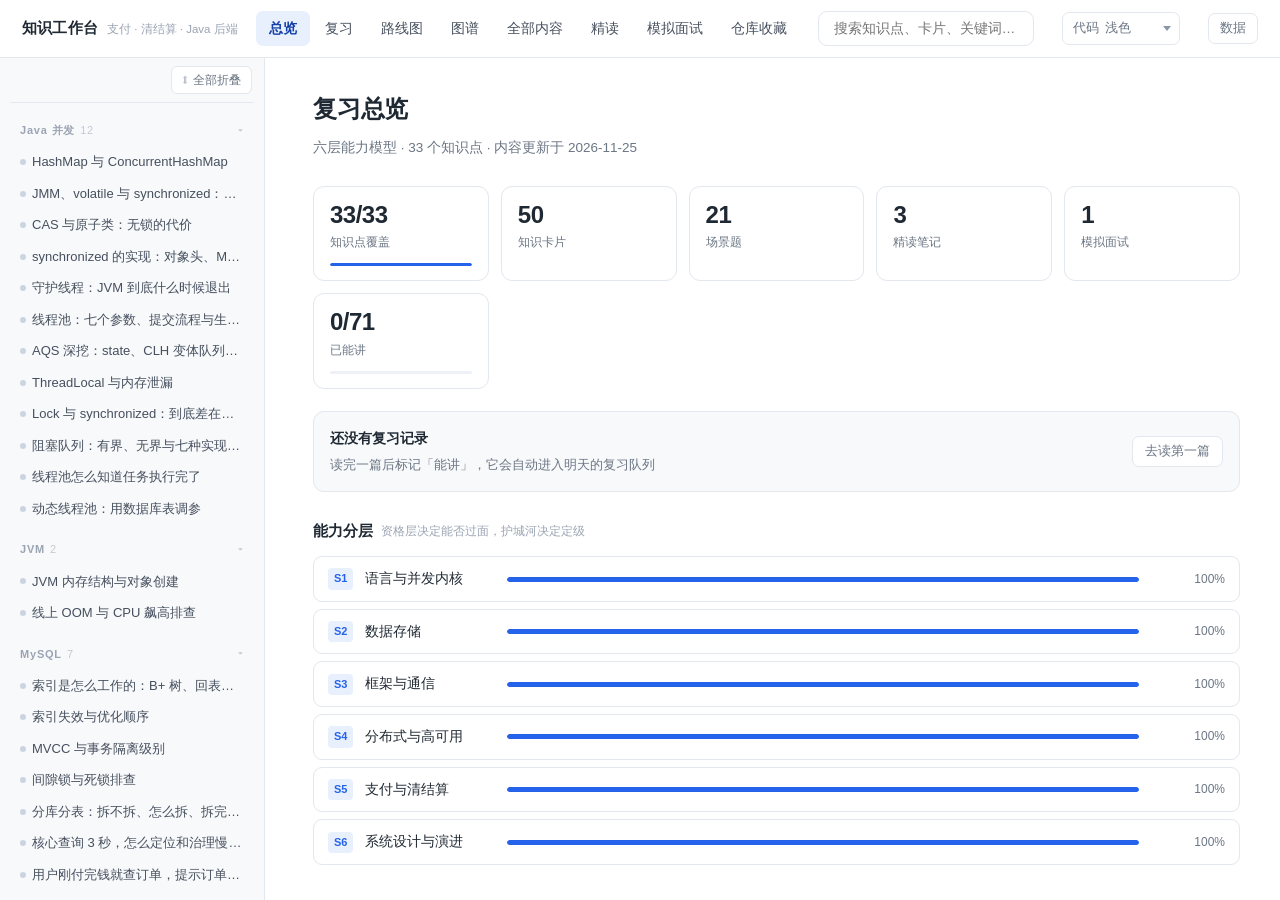
<file: index.html>
<!DOCTYPE html>
<html lang="zh-CN">
<head>
<meta charset="utf-8"/>
<meta name="viewport" content="width=device-width,initial-scale=1"/>
<title>知识工作台 · 支付 / 清结算 / Java</title>
<link rel="stylesheet" href="assets/style.css"/>
<script>
/* 尽早定下代码配色，避免正文先白后黑闪一下 */
(function () {
  try {
    var v = localStorage.getItem('review-code-style-v1');
    if (v) document.documentElement.setAttribute('data-code', v);
  } catch (e) {}
})();
</script>
</head>
<body>
<header>
  <div class="brand"><b>知识工作台</b><span>支付 · 清结算 · Java 后端</span></div>
  <nav class="tabs">
    <a class="tab" href="#/">总览</a>
    <a class="tab" href="#/review">复习</a>
    <a class="tab" href="#/roadmap">路线图</a>
    <a class="tab" href="#/graph">图谱</a>
    <a class="tab" href="#/cards">全部内容</a>
    <a class="tab" href="#/reads">精读</a>
    <a class="tab" href="#/interviews">模拟面试</a>
    <a class="tab" href="#/repos">仓库收藏</a>
  </nav>
  <div class="searchbox">
    <input id="q" placeholder="搜索知识点、卡片、关键词…" autocomplete="off"/>
    <div id="qres" class="qres"></div>
  </div>
  <label class="codesel" title="代码配色方案">代码
    <select id="codeStyle" aria-label="代码配色方案">
      <option value="light">浅色</option>
      <option value="dark">深色</option>
      <option value="solar">Solarized</option>
      <option value="monokai">Monokai</option>
    </select>
  </label>
  <button id="dataBtn" class="databtn" title="导出 / 导入学习进度">数据</button>
</header>
<div class="layout">
  <aside id="side"></aside>
  <div class="side-resize" id="sideResize" title="拖动调整侧栏宽度 · 双击复位"></div>
  <main id="view"></main>
</div>

<div id="lb" class="lb" aria-hidden="true">
  <div class="lb-bar">
    <span id="lbCap" class="lb-cap"></span>
    <span class="lb-tip">滚轮缩放 · 拖动平移 · 双击复位</span>
    <button id="lbFit" class="lb-btn" title="适应窗口（0）">适应</button>
    <button id="lbOut" class="lb-btn" title="缩小（-）">−</button>
    <button id="lbIn" class="lb-btn" title="放大（+）">+</button>
    <button id="lbClose" class="lb-btn x" title="关闭（Esc）">×</button>
  </div>
  <div id="lbStage" class="lb-stage"><div id="lbBox" class="lb-box"></div></div>
</div>

<div id="modal" class="modal-mask">
  <div class="modal">
    <div class="modal-hd">
      <h3>学习数据</h3>
      <button id="modalClose" class="x" aria-label="关闭">×</button>
    </div>
    <div class="modal-bd">
      <p class="hint">进度只存在这台设备的浏览器里。换机器、清缓存、换浏览器前导出一次。</p>
      <div id="dataStat" class="mstat"></div>

      <div class="mlabel">导出</div>
      <textarea id="exportTa" readonly spellcheck="false"></textarea>
      <div class="btnrow">
        <button id="copyBtn" class="btn">复制到剪贴板</button>
        <button id="dlBtn" class="btn">下载 .json</button>
      </div>

      <div class="mlabel">导入（合并，保留进度更靠前的那条）</div>
      <textarea id="importTa" spellcheck="false" placeholder="粘贴上面格式的 JSON，或从文件选择"></textarea>
      <div class="btnrow">
        <input type="file" id="importFile" accept=".json,application/json" hidden/>
        <button id="pickBtn" class="btn">选择文件</button>
        <button id="mergeBtn" class="btn primary">合并导入</button>
        <button id="clearBtn" class="btn danger">清空进度</button>
      </div>
      <div id="dataMsg" class="msg"></div>
    </div>
  </div>
</div>
<script src="assets/data.js"></script>
<script src="assets/app.js"></script>
</body>
</html>
</file>
<file: assets/style.css>
:root{
  --bg:#ffffff; --panel:#f8f9fb; --panel2:#eef1f6; --line:#e3e7ee;
  --fg:#1f2933; --dim:#6b7684; --faint:#9aa4b2;
  --acc:#2563eb; --acc-bg:#e8f0fe; --acc-line:#c3d7fb;
  --sc:#b45309; --sc-bg:#fff8ec; --sc-line:#f2d6a8;
  --ok:#0f766e; --ok-bg:#eefaf6; --ok-line:#bfe3dc;
  --warn:#a16207;
  /* 代码高亮：默认 = 浅色 */
  --c-bg:#fafbfd; --c-line:#e3e7ee; --c-fg:#26303d;
  --c-kw:#cf222e; --c-str:#0a3069; --c-num:#0550ae; --c-cm:#6e7781;
  --c-fn:#8250df; --c-ty:#953800; --c-an:#116329; --c-key:#0a3069;
  --c-tag:#98a2b1;
}
/* 代码配色方案：切换 html[data-code] 即可，不重建页面 */
html[data-code="dark"]{
  --c-bg:#1e222a; --c-line:#2f3540; --c-fg:#ccd6e4;
  --c-kw:#c678dd; --c-str:#98c379; --c-num:#d19a66; --c-cm:#7b8494;
  --c-fn:#61afef; --c-ty:#e5c07b; --c-an:#56b6c2; --c-key:#7fb3e8;
  --c-tag:#8b93a3;
}
html[data-code="solar"]{
  --c-bg:#fdf6e3; --c-line:#eee8d5; --c-fg:#4e5d63;
  --c-kw:#859900; --c-str:#2aa198; --c-num:#d33682; --c-cm:#9aa6a2;
  --c-fn:#268bd2; --c-ty:#b58900; --c-an:#cb4b16; --c-key:#268bd2;
  --c-tag:#a39a82;
}
html[data-code="monokai"]{
  --c-bg:#272822; --c-line:#3d3e35; --c-fg:#f8f8f2;
  --c-kw:#f92672; --c-str:#e6db74; --c-num:#ae81ff; --c-cm:#8a8578;
  --c-fn:#a6e22e; --c-ty:#66d9ef; --c-an:#fd971f; --c-key:#e6db74;
  --c-tag:#8f8a7a;
}
*{box-sizing:border-box}
html,body{margin:0;height:100%}
body{
  background:var(--bg);color:var(--fg);overflow:hidden;display:flex;flex-direction:column;
  font:15px/1.75 -apple-system,BlinkMacSystemFont,"PingFang SC","Helvetica Neue",Arial,sans-serif;
  -webkit-font-smoothing:antialiased;
}
a{color:var(--acc);text-decoration:none}

/* ---------- header ---------- */
header{
  flex:0 0 auto;display:flex;align-items:center;gap:18px;padding:0 22px;height:58px;
  border-bottom:1px solid var(--line);background:#fff;position:relative;z-index:20;
}
.brand{display:flex;align-items:baseline;gap:9px;white-space:nowrap}
.brand b{font-size:15px;font-weight:600;letter-spacing:.2px}
.brand span{font-size:11.5px;color:var(--faint)}
.tabs{display:flex;gap:2px}
.tab{
  padding:6px 13px;border-radius:7px;font-size:13.5px;color:#46505e;
  cursor:pointer;white-space:nowrap;
}
.tab:hover{background:var(--panel2)}
.tab.on{background:var(--acc-bg);color:#123fa8;font-weight:600}

.searchbox{margin:0 auto;position:relative;flex:0 1 560px;max-width:560px}
#q{
  width:100%;padding:9px 15px;border:1px solid var(--line);border-radius:9px;
  font-size:13.5px;outline:none;background:#fff;color:var(--fg);
  font-family:inherit;
}
#q:focus{border-color:var(--acc);box-shadow:0 0 0 3px rgba(37,99,235,.08)}
.qres{
  display:none;position:absolute;top:44px;left:50%;transform:translateX(-50%);
  width:480px;max-width:calc(100vw - 40px);max-height:440px;overflow-y:auto;
  background:#fff;border:1px solid var(--line);border-radius:10px;padding:6px;
  box-shadow:0 8px 28px rgba(15,23,42,.10);
}
.qres.on{display:block}
.qitem{padding:8px 10px;border-radius:7px;cursor:pointer;display:block}
.qitem:hover{background:var(--panel)}
.qitem .qt{font-size:13.5px;color:var(--fg)}
.qitem .qm{font-size:11.5px;color:var(--faint);margin-top:2px}
.qempty{padding:14px;color:var(--faint);font-size:13px;text-align:center}

/* ---------- layout ---------- */
.layout{flex:1;display:flex;min-height:0}
aside{
  flex:0 0 264px;width:264px;min-width:180px;max-width:460px;
  background:var(--panel);
  overflow-y:auto;padding:10px 10px 60px;
}

/* 侧栏分隔条：可左右拖动调宽，双击复位 */
.side-resize{
  flex:0 0 9px;width:9px;position:relative;
  cursor:col-resize;touch-action:none;user-select:none;
}
.side-resize::before{
  content:'';position:absolute;left:0;top:0;bottom:0;width:1px;
  background:var(--line);transition:background .12s,width .12s;
}
.side-resize:hover::before{background:#93b4f0}
.side-resize.drag::before{background:var(--acc);width:2px}
aside.resizing{background:#f4f7fd;box-shadow:inset -1px 0 0 var(--acc-line)}
.main,main{flex:1;min-width:0;overflow-y:auto;padding:30px 40px 140px}
main.wide{padding:30px 26px 120px}

/* ---------- sidebar ---------- */
/* 一键折叠/展开全部：贴顶常驻，不随分组滚动 */
.side-tools{
  position:sticky;top:-10px;z-index:3;display:flex;justify-content:flex-end;
  padding:8px 2px;margin:-10px 0 2px;background:var(--panel);
  border-bottom:1px solid var(--line);
}
.side-fold{
  font:inherit;font-size:12px;font-weight:500;line-height:1.5;color:var(--dim);background:#fff;
  border:1px solid var(--line);border-radius:6px;padding:4px 10px;cursor:pointer;
  white-space:nowrap;transition:all .12s;
}
.side-fold::before{content:'⇕';margin-right:5px;font-size:11px;color:var(--faint)}
.side-fold:hover{border-color:var(--acc-line);color:var(--acc);background:var(--acc-bg)}
.side-fold:hover::before{color:var(--acc)}
.side-fold:active{background:var(--acc-bg)}
.sgroup{font-size:11px;color:var(--faint);letter-spacing:.8px;padding:16px 10px 6px;font-weight:600;display:flex;align-items:center;gap:5px;cursor:pointer;user-select:none;position:relative}
.sgroup:hover{color:#6b7684}
.sgroup .cnt{color:#c3cad4;font-weight:400}
.sgroup .caret{margin-left:auto;font-size:9px;color:#c3cad4;transition:transform .15s}
/* 当前文章所在分组：标题变色 + 左侧竖条，滚动到中间也能认出属于哪一类 */
.sgroup.cur{color:#123fa8}
.sgroup.cur .cnt,.sgroup.cur .caret{color:#8ea9dc}
.sgroup.cur::before{content:'';position:absolute;left:0;top:18px;width:2px;height:12px;border-radius:2px;background:var(--acc)}
.sgwrap.closed .caret{transform:rotate(-90deg)}
.sgwrap.closed .slink{display:none}
.slink{
  display:flex;align-items:center;gap:6px;padding:6px 10px;border-radius:7px;
  font-size:13px;color:#46505e;cursor:pointer;line-height:1.5;
}
.slink:hover{background:var(--panel2)}
.slink.on{background:var(--acc-bg);color:#123fa8;font-weight:600}
.slink .dot{width:6px;height:6px;border-radius:50%;background:#cbd5e1;flex:0 0 6px}
.slink .dot.solid{background:var(--ok)}
.slink .dot.learning{background:#f59e0b}
.slink .nm{overflow:hidden;text-overflow:ellipsis;white-space:nowrap}

/* ---------- common ---------- */
.pill{font-size:11px;padding:1px 7px;border-radius:5px;display:inline-block;line-height:1.6}
.pill.kp{background:var(--ok-bg);color:var(--ok);border:1px solid var(--ok-line)}
.pill.sc{background:var(--sc-bg);color:var(--sc);border:1px solid var(--sc-line)}
.pill.gray{background:var(--panel2);color:var(--dim)}
.pill.core{background:#fff1f2;color:#9f1239;border:1px solid #fecdd3}

.hd{margin-bottom:26px}
.hd h1{font-size:24px;margin:0 0 6px;font-weight:600;letter-spacing:-.2px}
.hd p{margin:0;color:var(--dim);font-size:13.5px}

.crumb{font-size:12.5px;color:var(--faint);margin-bottom:14px}
.crumb a{color:var(--dim)}
.crumb a:hover{color:var(--acc)}

/* ---------- home ---------- */
.stats{display:grid;grid-template-columns:repeat(auto-fit,minmax(150px,1fr));gap:12px;margin-bottom:30px}
.stat{border:1px solid var(--line);border-radius:11px;padding:14px 16px;background:#fff}
.stat .v{font-size:24px;font-weight:600;letter-spacing:-.5px;line-height:1.2}
.stat .k{font-size:12px;color:var(--dim);margin-top:3px}
.stat .bar{height:3px;border-radius:2px;background:var(--panel2);margin-top:10px;overflow:hidden}
.stat .bar i{display:block;height:100%;background:var(--acc);border-radius:2px}

.sec{margin-bottom:34px}
.sec h2{font-size:15px;margin:0 0 12px;font-weight:600;display:flex;align-items:center;gap:8px}
.sec h2 em{font-style:normal;font-size:12px;color:var(--faint);font-weight:400}

.layrow{
  display:flex;align-items:center;gap:12px;padding:10px 14px;border:1px solid var(--line);
  border-radius:9px;margin-bottom:7px;background:#fff;
}
.layrow .lid{font-size:11px;font-weight:600;color:var(--acc);background:var(--acc-bg);border-radius:4px;padding:1px 6px}
.layrow .lname{font-size:13.5px;font-weight:500;width:130px;flex:0 0 130px}
.layrow .lbar{flex:1;height:5px;background:var(--panel2);border-radius:3px;overflow:hidden}
.layrow .lbar i{display:block;height:100%;background:var(--acc);border-radius:3px}
.layrow .lpct{font-size:12px;color:var(--dim);width:74px;text-align:right;flex:0 0 74px}

.gaps{display:flex;flex-wrap:wrap;gap:8px}
.gapchip{
  border:1px dashed #cfd6e0;border-radius:7px;padding:5px 11px;font-size:12.5px;
  color:var(--dim);cursor:pointer;background:#fcfcfd;
}
.gapchip:hover{border-color:var(--acc);color:var(--acc);background:var(--acc-bg)}
.gapchip b{color:#46505e;font-weight:500}

/* ---------- roadmap ---------- */
.layer{border:1px solid var(--line);border-radius:13px;padding:14px 16px 16px;margin-bottom:13px;background:var(--panel)}
.lhead{display:flex;align-items:center;gap:9px;margin-bottom:12px}
.lhead .lid{font-size:11px;font-weight:600;color:var(--acc);background:#fff;border:1px solid var(--acc-line);border-radius:4px;padding:0 6px}
.lhead .lname{font-size:14px;font-weight:600}
.lhead .lrole{font-size:11.5px;color:var(--faint)}
.lhead .lpct{margin-left:auto;font-size:11.5px;color:var(--dim)}
.ngrid{display:grid;grid-template-columns:repeat(auto-fill,minmax(158px,1fr));gap:9px}
.nodebox{
  background:#fff;border:1px solid var(--acc-line);border-radius:9px;padding:9px 11px;cursor:pointer;
  transition:border-color .12s,box-shadow .12s;
}
.nodebox:hover{border-color:#93b4f0;box-shadow:0 2px 10px rgba(37,99,235,.09)}
.nodebox.gap{border-style:dashed;border-color:#d3d9e2;background:#fcfcfd}
.nodebox .nid{font-size:10.5px;font-weight:600;color:var(--acc)}
.nodebox.gap .nid{color:var(--faint)}
.nodebox .nname{font-size:13px;font-weight:500;display:block;margin:1px 0 2px;line-height:1.45}
.nodebox .nmeta{font-size:11px;color:var(--faint);display:block}

/* ---------- graph ---------- */
.graphwrap{border:1px solid var(--line);border-radius:13px;background:#fff;padding:10px;overflow:auto}
.gtip{font-size:12.5px;color:var(--faint);margin:0 0 10px}

/* ---- 力导向图谱 ---- */
.gtools{display:flex;align-items:center;gap:8px;flex-wrap:wrap;margin:0 0 10px}
.gbtn{font:inherit;font-size:12.5px;color:#46505e;background:#fff;border:1px solid var(--line);
  border-radius:8px;padding:5px 11px;cursor:pointer;transition:all .12s}
.gbtn:hover{border-color:#b9c9e8;color:#2563eb;background:#f7faff}
.gstat{margin-left:auto;font-size:12.5px;color:var(--faint)}
.glegend{display:flex;flex-wrap:wrap;gap:7px;margin:0 0 10px}
.glg{font:inherit;font-size:12px;color:#46505e;background:#fff;border:1px solid var(--line);
  border-radius:20px;padding:3px 11px;cursor:pointer;display:inline-flex;align-items:center;gap:6px;transition:all .12s}
.glg i{width:8px;height:8px;border-radius:50%;display:inline-block}
.glg:hover{border-color:#b9c9e8}
.glg.off{opacity:.4;text-decoration:line-through}
.gwrap{position:relative;border:1px solid var(--line);border-radius:13px;background:
  radial-gradient(circle at 50% 45%,#fbfcfe 0%,#fff 62%);overflow:hidden}
.gwrap svg{display:block;width:100%;height:auto;max-height:86vh;cursor:grab;touch-action:none}
.gwrap svg.dragging{cursor:grabbing}
.gn{cursor:pointer}
/* 悬停高亮：状态挂在 svg 的 data-hi 上，只有少量元素加 .on。
   之前是每个节点、每条线段都写 inline style，指针一动就是几百次样式重算，看着像闪屏。 */
#gsvg .gn{transition:opacity .14s linear}
#gsvg[data-hi] .gn{opacity:.13}
#gsvg[data-hi] .gn.on{opacity:1}
#gsvg[data-hi] .gn.on .nb,#gsvg[data-hi] .gn.on .sb{stroke-width:2.1}
#gsvg[data-hi] .gline{stroke:#e7ebf1;stroke-width:1;opacity:.22}
#gsvg[data-hi] .gline.on{stroke:#f59e0b;stroke-width:1.9;opacity:1}
.gtipbox{position:absolute;left:0;top:0;display:none;pointer-events:none;background:rgba(17,24,39,.93);color:#fff;
  font-size:12px;line-height:1.55;padding:6px 10px;border-radius:8px;max-width:260px;
  will-change:transform;box-shadow:0 6px 18px rgba(17,24,39,.18);z-index:5}
.gtipbox b{font-weight:600}

/* ---------- node detail ---------- */
.nodehead{border:1px solid var(--line);border-radius:13px;padding:18px 20px;margin-bottom:18px;background:var(--panel)}
.nodehead h1{font-size:21px;margin:0 0 6px;font-weight:600}
.kw{display:flex;flex-wrap:wrap;gap:6px;margin-top:10px}
.kw span{font-size:11.5px;background:#fff;border:1px solid var(--line);border-radius:20px;padding:1px 10px;color:var(--dim)}
.kw span.kwt{cursor:pointer;transition:all .12s}
.kw span.kwt:hover{border-color:#93b4f5;color:#2563eb;background:#f4f8ff}

.listcard{border:1px solid var(--line);border-radius:10px;background:#fff;margin-bottom:9px;overflow:hidden}
.listcard .lc{display:flex;align-items:center;gap:10px;padding:11px 14px;cursor:pointer}
.listcard:hover .lc{background:var(--panel)}
.listcard .lt{font-size:13.5px;font-weight:500;flex:1}
.listcard .lm{font-size:11.5px;color:var(--faint)}
.emptyhit{color:var(--faint);font-size:13px;padding:12px 0}

/* ---------- reader ---------- */
/* 正文占左侧全部可用宽度（上限 920），目录与分隔条贴右边缘 */
.viewcard{display:flex;align-items:flex-start;width:100%;max-width:100%}
.reader{flex:1;min-width:0;max-width:1200px}

/* 目录分隔条：可左右拖动调宽，双击复位。margin-left:auto 让右栏贴住右侧 */
.toc-resize{
  flex:0 0 10px;width:10px;margin:0 5px 0 auto;
  align-self:flex-start;position:sticky;top:2px;
  height:calc(100vh - 110px);max-height:100%;
  cursor:col-resize;touch-action:none;user-select:none;
}
.toc-resize::before{
  content:'';position:absolute;left:4px;top:0;bottom:0;width:1px;
  background:var(--line);border-radius:1px;transition:background .12s;
}
.toc-resize:hover::before{background:#93b4f0}
.toc-resize.drag::before{background:var(--acc);width:2px;left:3.5px}
body.col-resizing,body.col-resizing *{cursor:col-resize!important;user-select:none!important}

/* 右侧目录 */
.toc{
  flex:0 0 160px;width:160px;min-width:140px;position:sticky;top:2px;
  max-height:calc(100vh - 100px);overflow-y:auto;overscroll-behavior:contain;
  padding:2px 0 14px 0;scrollbar-width:thin;border-radius:8px;
  transition:background .12s;
}
.toc.resizing{background:#f7faff;box-shadow:inset -1px 0 0 var(--acc-line)}
.toc-h{
  font-size:10.5px;letter-spacing:1px;font-weight:600;color:var(--faint);
  padding:0 0 7px 10px;
}
.toclink{
  display:block;width:100%;text-align:left;font-family:inherit;
  font-size:12.5px;line-height:1.5;color:var(--dim);cursor:pointer;
  background:none;border:none;border-left:2px solid var(--line);
  padding:5px 6px 5px 10px;margin:0 0 1px;
  overflow:hidden;white-space:nowrap;text-overflow:ellipsis;
  transition:color .12s,border-color .12s,background .12s;
}
.toclink:hover{color:var(--fg);border-left-color:var(--acc-line);background:#fafbfe}
.toclink.on{color:var(--acc);border-left-color:var(--acc);font-weight:600;background:var(--acc-bg)}
.toclink.lv3{padding-left:17px;font-size:12px;color:#8a95a3}
.toclink.lv3.on{color:var(--acc)}
article h2,article h3{scroll-margin-top:16px}

.reader .meta{
  display:flex;flex-wrap:wrap;align-items:center;gap:8px;padding-bottom:14px;
  border-bottom:1px solid var(--line);margin-bottom:22px;font-size:12px;color:var(--dim);
}
.reader .meta .sp{color:#dfe4ec}
.titlebar h1{font-size:26px;margin:0 0 10px;font-weight:600;letter-spacing:-.4px;line-height:1.4}

.prog{display:flex;gap:5px;margin-left:auto}
.pbtn{
  font-size:11.5px;padding:3px 10px;border-radius:6px;border:1px solid var(--line);
  background:#fff;color:var(--dim);cursor:pointer;font-family:inherit;
}
.pbtn:hover{border-color:#c8d2e0}
.pbtn.on{background:var(--ok-bg);border-color:var(--ok-line);color:var(--ok);font-weight:600}
.pbtn.on[data-s="learning"]{background:#fffbeb;border-color:#fde68a;color:#b45309}
.pbtn.on[data-s="todo"]{background:var(--panel2);border-color:#d5dbe4;color:#46505e}

article{font-size:15px;line-height:1.85}
article h1{font-size:23px;margin:28px 0 10px}
article h2{
  font-size:17px;margin:30px 0 10px;padding-left:11px;border-left:3px solid var(--acc);
  font-weight:600;line-height:1.5;
}
article h3{font-size:15px;margin:20px 0 7px;font-weight:600}
article p{margin:10px 0}
article ul,article ol{margin:10px 0;padding-left:23px}
article li{margin:5px 0}
article li>ul,article li>ol{margin:4px 0}
article blockquote{
  margin:14px 0;padding:11px 15px;background:var(--panel);border-left:3px solid var(--acc-line);
  border-radius:0 8px 8px 0;color:var(--dim);font-size:13.5px;
}
article blockquote p{margin:2px 0}
article code{
  background:#f1f4f9;padding:1.5px 5px;border-radius:4px;font-size:13px;color:#1b4ea8;
  font-family:ui-monospace,SFMono-Regular,Menlo,monospace;
}
article pre{
  background:var(--c-bg);border:1px solid var(--c-line);border-radius:10px;
  padding:20px 16px 14px;margin:0;overflow-x:auto;line-height:1.65;
  transition:background .16s ease,border-color .16s ease;
}
article pre code{background:none;color:var(--c-fg);padding:0;font-size:12.5px}
article .cb{position:relative;margin:15px 0}
article .cb[data-lang]::after{
  content:attr(data-lang);position:absolute;right:11px;top:7px;z-index:1;
  font:10px/1 ui-monospace,SFMono-Regular,Menlo,monospace;letter-spacing:.5px;
  color:var(--c-tag);pointer-events:none;text-transform:lowercase;
}
/* token 颜色只取变量，换主题不用改结构 */
article pre .t-kw{color:var(--c-kw)}
article pre .t-str{color:var(--c-str)}
article pre .t-num{color:var(--c-num)}
article pre .t-lit{color:var(--c-num)}
article pre .t-const{color:var(--c-num)}
article pre .t-cm{color:var(--c-cm)}
article pre .t-fn{color:var(--c-fn)}
article pre .t-ty{color:var(--c-ty)}
article pre .t-an{color:var(--c-an)}
article pre .t-key{color:var(--c-key)}
article hr{border:none;border-top:1px solid var(--line);margin:24px 0}
.tw{overflow-x:auto;margin:14px 0}
article table{border-collapse:collapse;width:100%;font-size:13.5px}
article th,article td{border:1px solid var(--line);padding:8px 12px;text-align:left;vertical-align:top}
article th{background:var(--panel2);font-weight:600;color:#111c28}
article figure{margin:20px 0 22px}
article figure.fig{
  position:relative;cursor:zoom-in;border:1px solid var(--line);border-radius:10px;background:#fff;
  padding:16px 18px 12px;overflow-x:auto;
}
article figure.fig:hover{border-color:var(--acc-line)}
article figure.fig::after{
  content:"点击放大";position:absolute;right:10px;top:10px;z-index:1;
  font-size:11px;line-height:1;padding:5px 9px;border-radius:20px;
  background:rgba(17,28,40,.72);color:#fff;opacity:0;transition:opacity .15s;pointer-events:none;
}
article figure.fig:hover::after{opacity:1}
article figure .figsvg{display:block;width:100%;height:auto;min-width:680px}
article figure img{
  display:block;width:100%;height:auto;background:#fff;
  border:1px solid var(--line);border-radius:10px;cursor:zoom-in;
}
article figcaption{
  margin-top:9px;font-size:12.5px;line-height:1.6;color:var(--faint);text-align:center;
}
article strong{color:#0f1720;font-weight:600}
article a{border-bottom:1px solid var(--acc-line)}

/* ---------- 插图放大 ---------- */
.lb{position:fixed;inset:0;z-index:120;display:none;flex-direction:column;background:#0a1018}
.lb.on{display:flex}
.lb-stage{position:relative;flex:1 1 auto;min-height:0;overflow:hidden;cursor:grab;touch-action:none}
.lb-stage.dragging{cursor:grabbing}
.lb-box{
  position:absolute;left:50%;top:50%;transform-origin:0 0;will-change:transform;
  background:#fff;border-radius:8px;overflow:hidden;box-shadow:0 24px 72px rgba(0,0,0,.5);
}
.lb-box svg,.lb-box img{display:block;max-width:none}
.lb-bar{
  flex:0 0 auto;display:flex;align-items:center;gap:9px;padding:11px 16px;
  background:rgba(8,14,24,.55);
}
.lb-cap{
  flex:1;min-width:0;font-size:13px;line-height:1.5;color:#e7eef7;opacity:.92;
  overflow:hidden;text-overflow:ellipsis;white-space:nowrap;
}
.lb-tip{font-size:11.5px;color:#8b9bb0;white-space:nowrap}
.lb-btn{
  height:28px;min-width:28px;padding:0 9px;border-radius:7px;
  border:1px solid rgba(255,255,255,.22);background:rgba(255,255,255,.08);
  color:#e7eef7;font-size:12.5px;line-height:1;cursor:pointer;
}
.lb-btn:hover{background:rgba(255,255,255,.18);border-color:rgba(255,255,255,.4)}
.lb-btn.x{font-size:17px;padding:0 6px}
body.lb-open{overflow:hidden}
@media (max-width:720px){
  .lb-tip{display:none}
  .lb-cap{font-size:12px}
}
@media print{.lb{display:none!important}}

.footnav{display:flex;gap:10px;margin-top:44px;padding-top:20px;border-top:1px solid var(--line)}
.footnav a{
  flex:1;border:1px solid var(--line);border-radius:9px;padding:10px 14px;font-size:12.5px;
  color:var(--dim);background:#fff;
}
.footnav a:hover{border-color:var(--acc-line);background:var(--acc-bg)}
.footnav a b{display:block;font-size:13.5px;color:var(--fg);font-weight:500;margin-top:2px}
.footnav a.r{text-align:right}

/* ---------- list page ---------- */
.filterbar{display:flex;flex-wrap:wrap;gap:7px;margin-bottom:20px}
.fchip{
  font-size:12.5px;padding:4px 12px;border-radius:20px;border:1px solid var(--line);
  background:#fff;color:var(--dim);cursor:pointer;
}
.fchip:hover{border-color:var(--acc-line);color:var(--acc)}
.fchip.on{background:var(--acc);border-color:var(--acc);color:#fff;font-weight:500}
.rowitem{
  display:flex;align-items:flex-start;gap:12px;padding:12px 14px;border:1px solid var(--line);
  border-radius:9px;margin-bottom:7px;background:#fff;cursor:pointer;
}
.rowitem:hover{border-color:var(--acc-line);background:#fcfdff}
.rowitem .ri-main{flex:1;min-width:0}
.rowitem .ri-t{font-size:13.5px;font-weight:500}
.rowitem .ri-d{font-size:12px;color:var(--faint);margin-top:2px;overflow:hidden;text-overflow:ellipsis;white-space:nowrap}
.rowitem .ri-r{font-size:11.5px;color:var(--faint);white-space:nowrap;padding-top:2px}

/* ---------- buttons ---------- */
.btn{
  display:inline-block;font-size:12.5px;padding:5px 12px;border-radius:7px;border:1px solid var(--line);
  background:#fff;color:var(--dim);cursor:pointer;font-family:inherit;line-height:1.5;white-space:nowrap;
  text-decoration:none;
}
.btn:hover{border-color:#c8d2e0;color:var(--fg)}
.btn.primary{background:var(--acc);border-color:var(--acc);color:#fff;font-weight:500}
.btn.primary:hover{background:#1d4ed8;color:#fff}
.btn.ok{background:var(--ok-bg);border-color:var(--ok-line);color:var(--ok);font-weight:600}
.btn.ok:hover{background:#dff5ee;color:var(--ok)}
.btn.warn{background:#fffbeb;border-color:#fde68a;color:#b45309}
.btn.warn:hover{background:#fef3c7;color:#b45309}
.btn.danger{color:#b91c1c;border-color:#fecaca}
.btn.danger:hover{background:#fef2f2;border-color:#fca5a5}
.databtn{
  font-size:12.5px;padding:6px 11px;border-radius:7px;border:1px solid var(--line);
  background:#fff;color:var(--dim);cursor:pointer;font-family:inherit;margin-left:10px;
  white-space:nowrap;
}
.databtn:hover{border-color:var(--acc-line);color:var(--acc);background:var(--acc-bg)}
.codesel{
  display:flex;align-items:center;gap:6px;margin-left:10px;padding:4px 6px 4px 10px;
  border:1px solid var(--line);border-radius:7px;background:#fff;color:var(--dim);
  font-size:12.5px;white-space:nowrap;cursor:pointer;
}
.codesel:hover{border-color:var(--acc-line);color:var(--acc);background:var(--acc-bg)}
.codesel select{
  font:inherit;font-size:12.5px;color:inherit;background-color:transparent;
  border:0;outline:none;cursor:pointer;appearance:none;-webkit-appearance:none;
  padding:1px 15px 1px 0;
  background-image:url("data:image/svg+xml,%3Csvg xmlns='http://www.w3.org/2000/svg' width='8' height='5'%3E%3Cpath d='M0 0l4 5 4-5z' fill='%238a96a6'/%3E%3C/svg%3E");
  background-repeat:no-repeat;background-position:right 2px center;
}
.codesel select option{color:#1f2933;background:#fff}

/* ---------- due bar ---------- */
.duebar{
  display:flex;align-items:center;gap:14px;border:1px solid var(--acc-line);border-radius:11px;
  background:linear-gradient(180deg,#f6f9ff,#eef4ff);padding:14px 16px;margin:-8px 0 26px;
}
.duebar.calm{border-color:var(--line);background:var(--panel)}
.duebar .db-l{flex:1;min-width:0}
.duebar b{display:block;font-size:14px;font-weight:600}
.duebar span{font-size:12.5px;color:var(--dim)}

/* ---------- review ---------- */
.stats.three{grid-template-columns:repeat(3,minmax(0,1fr))}
.reviewmsg{
  border:1px solid var(--ok-line);background:var(--ok-bg);color:var(--ok);
  border-radius:9px;padding:9px 13px;font-size:12.5px;margin-bottom:16px;
}
.rcard{
  display:flex;gap:14px;align-items:flex-start;border:1px solid var(--line);border-radius:10px;
  background:#fff;padding:13px 15px;margin-bottom:9px;min-width:0;
}
.rcard:hover{border-color:var(--acc-line)}
.rc-main{flex:1;min-width:0;overflow:hidden}
.rc-t{font-size:14px;font-weight:500;line-height:1.5}
.rc-t a{color:var(--fg)}
.rc-t a:hover{color:var(--acc)}
.rc-m{font-size:11.5px;color:var(--faint);margin:3px 0 4px}
.rc-d{font-size:12px;color:var(--dim);overflow:hidden;text-overflow:ellipsis;white-space:nowrap}
.rc-act{display:flex;gap:6px;flex:0 0 auto;align-items:center;flex-wrap:wrap}
.emptybox{
  border:1px dashed #cfd6e0;border-radius:11px;background:#fcfcfd;padding:22px 20px;margin-bottom:26px;
}
.emptybox b{font-size:14px}
.emptybox p{margin:6px 0 0;font-size:13px;color:var(--dim)}
.meta .due{color:var(--acc)}

/* ---------- modal ---------- */
.modal-mask{
  display:none;position:fixed;inset:0;z-index:100;background:rgba(15,23,42,.35);
  padding:40px 16px;overflow-y:auto;
}
.modal-mask.on{display:block}
.modal{
  max-width:640px;margin:0 auto;background:#fff;border-radius:14px;
  box-shadow:0 20px 60px rgba(15,23,42,.22);overflow:hidden;
}
.modal-hd{display:flex;align-items:center;padding:16px 20px;border-bottom:1px solid var(--line)}
.modal-hd h3{margin:0;font-size:15px;font-weight:600;flex:1}
.modal-hd .x{
  border:none;background:none;font-size:20px;line-height:1;color:var(--faint);
  cursor:pointer;padding:0 4px;font-family:inherit;
}
.modal-hd .x:hover{color:var(--fg)}
.modal-bd{padding:16px 20px 20px}
.modal-bd .hint{margin:0 0 10px;font-size:12.5px;color:var(--dim);line-height:1.7}
.mstat{font-size:12.5px;color:#46505e;background:var(--panel);border-radius:7px;padding:8px 11px;margin-bottom:16px}
.mlabel{font-size:11.5px;font-weight:600;color:var(--faint);letter-spacing:.5px;margin:16px 0 7px}
.modal textarea{
  width:100%;height:118px;resize:vertical;border:1px solid var(--line);border-radius:8px;
  padding:10px 12px;font-size:12px;line-height:1.6;font-family:ui-monospace,SFMono-Regular,Menlo,monospace;
  color:#26303d;background:#fafbfd;outline:none;
}
.modal textarea:focus{border-color:var(--acc);background:#fff}
.btnrow{display:flex;gap:7px;flex-wrap:wrap;margin-top:8px}
.msg{font-size:12.5px;margin-top:10px;min-height:18px}
.msg.ok{color:var(--ok)}
.msg.bad{color:#b91c1c}

@media(max-width:1279px){
  .toc,.toc-resize{display:none}
}
/* 标签图谱在窄屏不要跟着等比缩小，否则 11.5px 的字会压到 7px 看不清 */
@media(max-width:1160px){
  .gwrap{overflow-x:auto}
  .gwrap svg{width:1120px;max-height:none}
}
@media(max-width:920px){
  .gwrap{overflow-x:auto}
  .gwrap svg{width:1000px;max-height:none}
  .gstat{width:100%;margin-left:0}

  aside{display:none}
  .side-resize{display:none}
  main,main.wide{padding:18px 15px 90px;min-width:0}
  header{flex-wrap:wrap;height:auto;padding:9px 14px;gap:8px}
  .brand span{display:none}
  .tabs{flex:1;overflow-x:auto;-webkit-overflow-scrolling:touch}
  .tab{padding:6px 10px;font-size:13px}
  #q{width:100%}
  .searchbox{margin:0;width:100%;max-width:none;flex:1 1 100%}
  .qres{left:0;transform:none;width:100%;max-width:none}
  .stats{grid-template-columns:repeat(2,minmax(0,1fr));gap:9px}
  .stat{padding:12px 13px}
  .stat .v{font-size:21px}
  .layrow{padding:9px 11px;gap:8px}
  .layrow .lname{width:auto;flex:1 1 auto;min-width:0;font-size:12.5px}
  .layrow .lbar{display:none}
  .layrow .lpct{width:44px;flex:0 0 44px;font-size:11.5px}
  .ngrid{grid-template-columns:repeat(auto-fill,minmax(140px,1fr))}
  .reader .meta .prog{margin-left:0;width:100%;margin-top:6px}
  article{font-size:14.5px}
  .footnav{flex-direction:column}
  .databtn{margin-left:0}
  .codesel{margin-left:0;padding-left:8px}
  .codesel select{max-width:86px}
  .duebar{flex-direction:column;align-items:stretch;gap:10px}
  .stats.three{grid-template-columns:repeat(3,minmax(0,1fr));gap:8px}
  .rcard{flex-direction:column;gap:9px;align-items:stretch}
  .rc-act{width:100%}
  .modal-mask{padding:14px 10px}
  .modal textarea{height:100px}
}

/* 精读：外部文章的笔记。紫色跟知识卡片(绿)、场景题(橙)区分开 */
.pill.rd{background:#f5f3ff;color:#6d28d9;border:1px solid #ddd6fe}
.srcbox{display:flex;align-items:center;gap:8px;flex-wrap:wrap;border:1px solid var(--line);
  background:var(--panel);border-radius:9px;padding:9px 12px;margin:0 0 22px;font-size:12.5px}
.srcbox .sb-k{color:var(--faint)}
.srcbox a{color:var(--acc);word-break:break-all;text-decoration:none}
.srcbox a:hover{text-decoration:underline}
.srcbox .sb-tip{color:var(--faint);font-size:11.5px}
.readlist{display:grid;gap:10px}
.rdcard{display:block;border:1px solid var(--line);border-radius:11px;padding:14px 16px;background:#fff;
  text-decoration:none;color:inherit}
.rdcard:hover{border-color:#ddd6fe;background:#fdfcff}
.rd-meta{display:flex;align-items:center;gap:7px;flex-wrap:wrap;font-size:11.5px;color:var(--faint)}
.rd-t{font-size:15px;font-weight:600;margin:7px 0 4px;letter-spacing:-.2px}
.rd-d{font-size:12.5px;color:var(--dim);line-height:1.65}
.rd-kw{margin-top:9px;display:flex;gap:6px;flex-wrap:wrap}
.rdkw{font-size:11px;color:var(--dim);background:var(--panel2);border-radius:5px;padding:1px 7px}
.morebar{margin-top:10px}

/* 模拟面试：青色区别于卡片(绿)、场景题(橙)、精读(紫)；薄弱点用红 */
.pill.iv{background:#ecfeff;color:#0e7490;border:1px solid #a5f3fc}
.ivbox{border:1px solid var(--line);border-radius:11px;background:var(--panel);
  padding:14px 16px;margin:0 0 22px}
.ivbox-h{font-size:14px;font-weight:600;margin-bottom:11px}
.ivbox-h span{font-size:11.5px;font-weight:400;color:var(--faint);margin-left:8px}
.ivhint{font-size:12.5px;color:var(--dim);line-height:1.75}
.gapgrid{display:grid;grid-template-columns:repeat(auto-fit,minmax(225px,1fr));gap:8px}
.gaprow{display:flex;align-items:center;gap:9px;border:1px solid var(--line);border-radius:8px;
  padding:9px 11px;background:#fff;text-decoration:none;color:inherit;font-size:12.5px}
.gaprow:hover{border-color:#fca5a5;background:#fffafa}
.gr-n{font-size:11px;color:#b91c1c;background:#fef2f2;border:1px solid #fecaca;
  border-radius:5px;padding:1px 6px;white-space:nowrap}
.gr-t{flex:1;font-weight:600}
.gr-go{font-size:11px;color:var(--faint);white-space:nowrap}
.rdkw.weak{background:#fef2f2;color:#b91c1c;border:1px solid #fecaca}

/* 正文「回看 `E5-01 xxx`」转成站内卡片链接：蓝字即可，不要底块、下划线和箭头 */
a.cardref{
  color:var(--acc);text-decoration:none;border-bottom:0;
}
a.cardref:hover{color:#123a86}

/* 仓库收藏：靛蓝区别于卡片(绿)、场景题(橙)、精读(紫)、面试(青) */
.pill.rp{background:#eff6ff;color:#1d4ed8;border:1px solid #bfdbfe}
.rdcard.rp:hover{border-color:#bfdbfe;background:#f8fbff}
</file>
